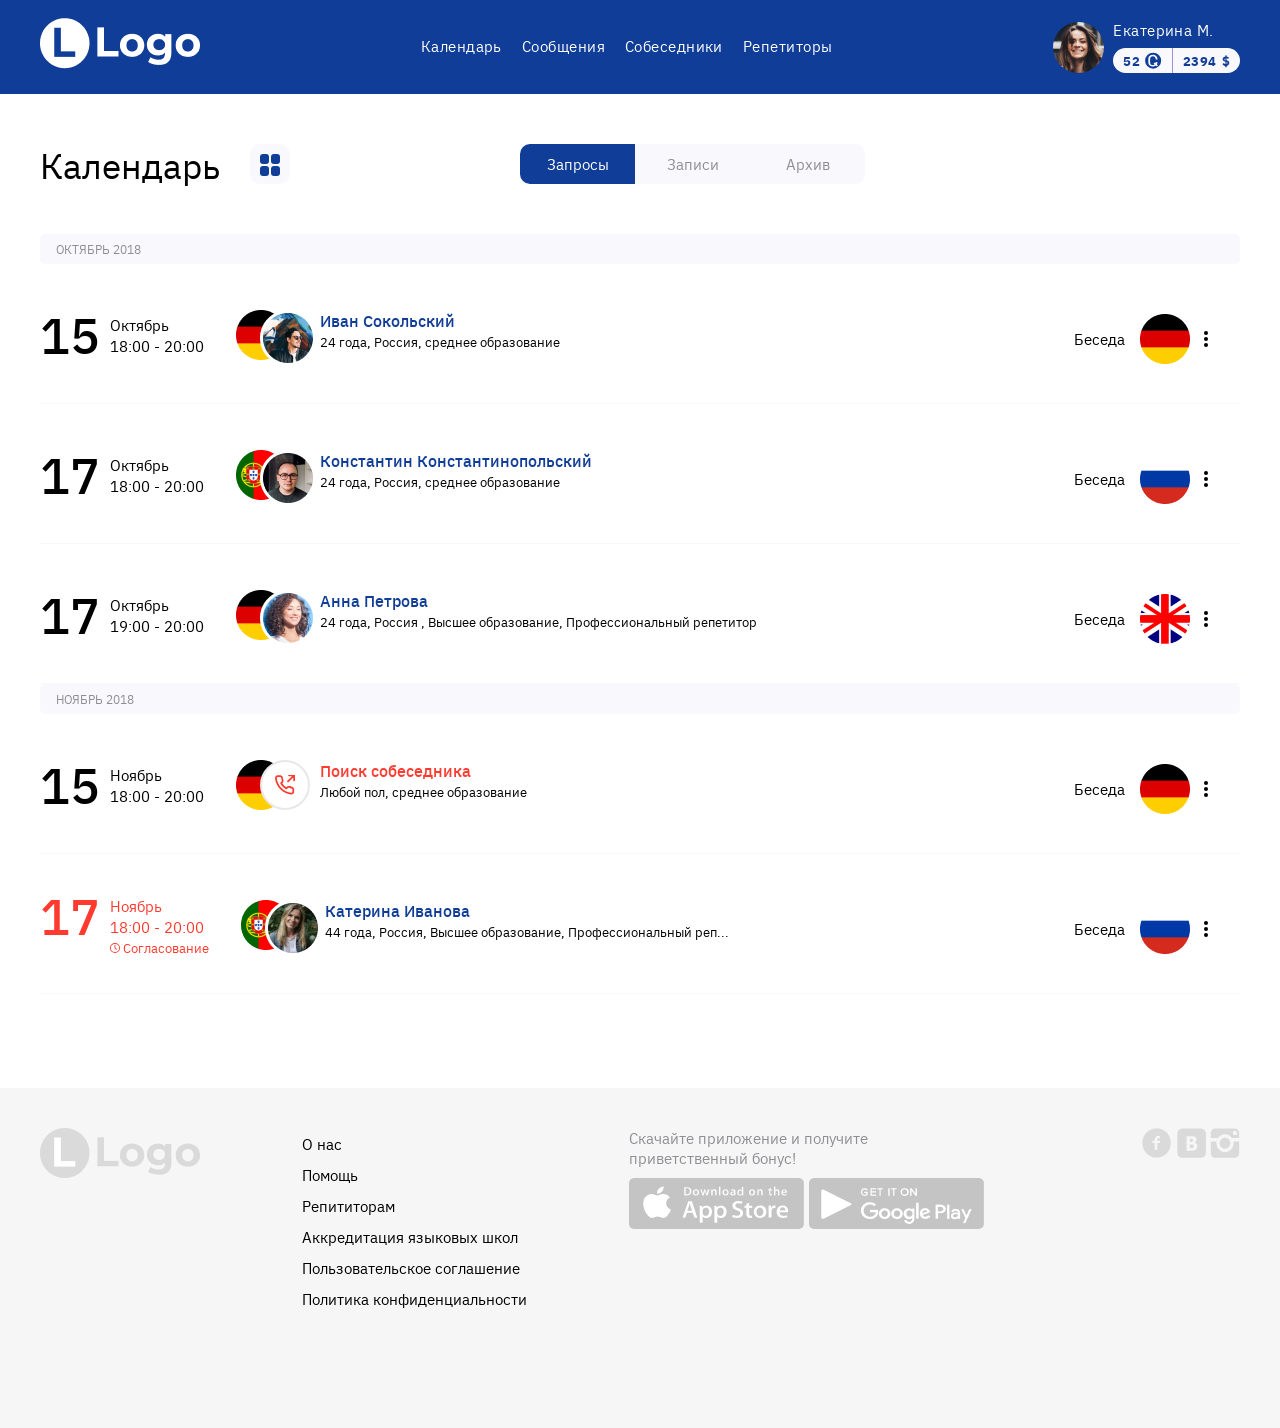
<file: docs/index.html>
<!DOCTYPE html>
<html lang="en">
  <head>
    <meta charset="UTF-8">
    <meta name="viewport" content="width=device-width, initial-scale=1.0">
    <meta name="keywords" content="">
    <meta name="description" content="">
    <meta http-equiv="X-UA-Compatible" content="ie=edge">
    <link rel="stylesheet" href="./assets/styles/app.min.css">
    <script src="assets/scripts/bundle.js" defer></script>
  </head>
  <body>
    <div class="wrapper">
      <div class="maincontent">
        <header class="header">
          <div class="container container_header">
            <div class="logo"><a class="logo__link" href=""><img src="assets/images/logo.png"></a></div>
            <div class="menu">
              <ul class="menu__list">
                                <li class="menu__item"><a class="menu__link" href="#">Календарь</a></li>
                                <li class="menu__item"><a class="menu__link" href="#">Сообщения</a></li>
                                <li class="menu__item"><a class="menu__link" href="#">Собеседники</a></li>
                                <li class="menu__item"><a class="menu__link" href="#">Репетиторы</a></li>
              </ul>
            </div>
            <div class="menu__mobile-btn">
              <div class="mobile-btn__line1"></div>
              <div class="mobile-btn__line2"> </div>
              <div class="mobile-btn__line3"> </div>
            </div>
            <div class="header__user-auth">
              <div class="header__user-pic"><img class="header__user-img" src="assets/images/head-pic.png" alt="" title=""></div>
              <div class="header__user">
                <div class="header__user-name">Екатерина М.</div>
                <ul class="header__user__list">
                  <li class="header__user__item"> <span class="header__user__num">52</span>
                    <svg class="header__user__svg">
                      <use xlink:href="assets/sprite/sprite.svg#Q"></use>
                    </svg>
                  </li>
                  <li class="header__user__item"><span class="header__user__num">2394</span>$</li>
                </ul>
              </div>
            </div>
          </div>
        </header>
        <div class="options">
          <div class="container container__options"> 
            <div class="calendar">
              <div class="calendar__srt-text">Календарь</div>
              <div class="calendar__icon">
                <div class="wrap-square"><span class="square"></span><span class="square"></span></div>
                <div class="wrap-square"><span class="square"></span><span class="square"></span></div>
              </div>
            </div>
            <div class="tabs">
              <ul class="tabs_list">
                <li class="tabs__item tabs__item-active">Запросы</li>
                <li class="tabs__item">Записи</li>
                <li class="tabs__item">Архив</li>
              </ul>
            </div>
          </div>
        </div>
        <div class="people">
          <div class="container_full">
                        <div class="date-title">Октябрь 2018</div>
                        <ul class="people__list">
                          <li class="people__item">
                            <div class="people__date">
                              <div class="people__date-num">15</div>
                              <div class="people__date-wrap">
                                <div class="people__date-month">Октябрь</div>
                                <div class="people__date-time">18:00 - 20:00</div>
                              </div>
                            </div>
                            <div class="people__data">
                              <div class="people__data_pic">
                                <div class="people__data_pic-wrap"><img class="people__data_pic-img" src="assets/images/germ.png" alt="" title=""></div>
                                <div class="people__data_pic-wrap margin-left-minus"><img class="people__data_pic-img" src="assets/images/user1.png" alt="" title=""></div>
                              </div>
                              <div class="people__data_descr">
                                <div class="people__data_name">Иван Сокольский</div>
                                <div class="people__data_shrt-text">24 года, Россия, среднее образование</div>
                              </div>
                            </div>
                            <div class="people__options">
                              <div class="people__options_status">Беседа </div>
                              <div class="people__data_pic-wrap vertical-align_margin-right"><img class="people__data_pic-img" src="assets/images/germ.png" alt="" title="">
                              </div>
                              <div class="people__options_dot">
                                <div class="dot"></div>
                                <div class="dot"></div>
                                <div class="dot"></div>
                              </div>
                            </div>
                          </li>
                          <li class="people__item">
                            <div class="people__date">
                              <div class="people__date-num">17</div>
                              <div class="people__date-wrap">
                                <div class="people__date-month">Октябрь</div>
                                <div class="people__date-time">18:00 - 20:00</div>
                              </div>
                            </div>
                            <div class="people__data">
                              <div class="people__data_pic">
                                <div class="people__data_pic-wrap"><img class="people__data_pic-img" src="assets/images/userflag.png" alt="" title=""></div>
                                <div class="people__data_pic-wrap margin-left-minus"><img class="people__data_pic-img" src="assets/images/user2.png" alt="" title=""></div>
                              </div>
                              <div class="people__data_descr">
                                <div class="people__data_name">Константин Константинопольский</div>
                                <div class="people__data_shrt-text">24 года, Россия, среднее образование</div>
                              </div>
                            </div>
                            <div class="people__options">
                              <div class="people__options_status">Беседа </div>
                              <div class="people__data_pic-wrap vertical-align_margin-right"><img class="people__data_pic-img" src="assets/images/rush.png" alt="" title="">
                              </div>
                              <div class="people__options_dot">
                                <div class="dot"></div>
                                <div class="dot"></div>
                                <div class="dot"></div>
                              </div>
                            </div>
                          </li>
                          <li class="people__item">
                            <div class="people__date">
                              <div class="people__date-num">17</div>
                              <div class="people__date-wrap">
                                <div class="people__date-month">Октябрь</div>
                                <div class="people__date-time">19:00 - 20:00</div>
                              </div>
                            </div>
                            <div class="people__data">
                              <div class="people__data_pic">
                                <div class="people__data_pic-wrap"><img class="people__data_pic-img" src="assets/images/germ.png" alt="" title=""></div>
                                <div class="people__data_pic-wrap margin-left-minus"><img class="people__data_pic-img" src="assets/images/user3.png" alt="" title=""></div>
                              </div>
                              <div class="people__data_descr">
                                <div class="people__data_name">Анна Петрова</div>
                                <div class="people__data_shrt-text">24 года, Россия <span>, Высшее образование, Профессиональный репетитор</span></div>
                              </div>
                            </div>
                            <div class="people__options">
                              <div class="people__options_status">Беседа </div>
                              <div class="people__data_pic-wrap vertical-align_margin-right"><img class="people__data_pic-img" src="assets/images/britt.png" alt="" title="">
                              </div>
                              <div class="people__options_dot">
                                <div class="dot"></div>
                                <div class="dot"></div>
                                <div class="dot"></div>
                              </div>
                            </div>
                          </li>
                        </ul>
                        <div class="date-title">Ноябрь 2018</div>
                        <ul class="people__list">
                          <li class="people__item">
                            <div class="people__date">
                              <div class="people__date-num">15</div>
                              <div class="people__date-wrap">
                                <div class="people__date-month">Ноябрь</div>
                                <div class="people__date-time">18:00 - 20:00</div>
                              </div>
                            </div>
                            <div class="people__data">
                              <div class="people__data_pic">
                                <div class="people__data_pic-wrap"><img class="people__data_pic-img" src="assets/images/germ.png" alt="" title=""></div>
                                <div class="people__data_pic-wrap margin-left-minus style-sircle"><img class="people__data_pic-img style-position" src="assets/images/tel.svg" alt="" title=""></div>
                              </div>
                              <div class="people__data_descr">
                                <div class="people__data_search">Поиск собеседника</div>
                                <div class="people__data_shrt-text">Любой пол, среднее образование</div>
                              </div>
                            </div>
                            <div class="people__options">
                              <div class="people__options_status">Беседа </div>
                              <div class="people__data_pic-wrap vertical-align_margin-right"><img class="people__data_pic-img" src="assets/images/germ.png" alt="" title="">
                              </div>
                              <div class="people__options_dot">
                                <div class="dot"></div>
                                <div class="dot"></div>
                                <div class="dot"></div>
                              </div>
                            </div>
                          </li>
                          <li class="people__item">
                            <div class="people__date style-red">
                              <div class="people__date-num">17</div>
                              <div class="people__date-wrap">
                                <div class="people__date-month">Ноябрь</div>
                                <div class="people__date-time">18:00 - 20:00</div>
                                <div class="people__date-matching">
                                  <svg class="people__date__svg">
                                    <use xlink:href="assets/sprite/sprite.svg#time"></use>
                                  </svg>Согласование
                                </div>
                              </div>
                            </div>
                            <div class="people__data">
                              <div class="people__data_pic">
                                <div class="people__data_pic-wrap"><img class="people__data_pic-img" src="assets/images/userflag.png" alt="" title=""></div>
                                <div class="people__data_pic-wrap margin-left-minus"><img class="people__data_pic-img" src="assets/images/user4.png" alt="" title=""></div>
                              </div>
                              <div class="people__data_descr">
                                <div class="people__data_name">Катерина Иванова</div>
                                <div class="people__data_shrt-text">44 года, Россия<span>, Высшее образование, Профессиональный реп... </span></div>
                              </div>
                            </div>
                            <div class="people__options">
                              <div class="people__options_status">Беседа </div>
                              <div class="people__data_pic-wrap vertical-align_margin-right"><img class="people__data_pic-img" src="assets/images/rush.png" alt="" title="">
                              </div>
                              <div class="people__options_dot">
                                <div class="dot"></div>
                                <div class="dot"></div>
                                <div class="dot"></div>
                              </div>
                            </div>
                          </li>
                        </ul>
          </div>
        </div>
        <footer class="footer">
          <div class="container">
            <div class="footer__list">
              <div class="footer__item">
                <div class="logo"><a class="logo__link" href=""><img src="assets/images/footerLogo.png"></a></div>
              </div>
              <div class="footer__item"><a class="footer__link" href="#">О нас</a><a class="footer__link" href="#">Помощь</a><a class="footer__link" href="#">Репититорам</a><a class="footer__link" href="#">Аккредитация языковых школ</a><a class="footer__link" href="#">Пользовательское соглашение</a><a class="footer__link" href="#">Политика конфиденциальности</a>
              </div>
              <div class="footer__item">
                <div class="footer__text">Скачайте приложение и получите приветственный бонус!</div>
                <div class="footer__logo-brand">
                  <div class="footer__pic"><img class="footer__pic-img" src="assets/images/app-store-badge.png"></div>
                  <div class="footer__pic"><img class="footer__pic-img" src="assets/images/google-play-badge.png"></div>
                </div>
              </div>
              <div class="footer__item">
                <div class="wrap__footer__link"><a class="footer__social__link" href="#">
                    <svg class="footer__social-svg">
                      <use xlink:href="assets/sprite/sprite.svg#fs"></use>
                    </svg></a><a class="footer__social__link" href="#">
                    <svg class="footer__social-svg">
                      <use xlink:href="assets/sprite/sprite.svg#vk"></use>
                    </svg></a><a class="footer__social__link" href="#">
                    <svg class="footer__social-svg">
                      <use xlink:href="assets/sprite/sprite.svg#in"></use>
                    </svg></a></div>
              </div>
            </div>
          </div>
        </footer>
      </div>
    </div>
  </body>
</html>
</file>
<file: docs/assets/styles/app.min.css>
*,::after,::before,legend{-webkit-box-sizing:border-box}li,ul{list-style:none}body,sub,sup{position:relative}body,h1,h2,h3,ul{margin:0}button,hr,input{overflow:visible}progress,sub,sup{vertical-align:baseline}body,h1,h2,h3,legend,ul{padding:0}.header,.section,.wrapper,body{width:100%}.dot,.header__user-img{-webkit-border-radius:50%}.footer,.header{min-width:375px}@font-face{font-family:ibm_B;src:url(../fonts/ibmplexsans-bold-webfont.woff2) format('woff2'),url(../fonts/ibmplexsans-bold-webfont.woff) format('woff');font-weight:400;font-style:normal}@font-face{font-family:ibm_L;src:url(../fonts/ibmplexsans-light-webfont.woff2) format('woff2'),url(../fonts/ibmplexsans-light-webfont.woff) format('woff');font-weight:400;font-style:normal}@font-face{font-family:ibm_M;src:url(../fonts/ibmplexsans-medium-webfont.woff2) format('woff2'),url(../fonts/ibmplexsans-medium-webfont.woff) format('woff');font-weight:400;font-style:normal}@font-face{font-family:ibm_R;src:url(../fonts/ibmplexsans-regular-webfont.woff2) format('woff2'),url(../fonts/ibmplexsans-regular-webfont.woff) format('woff');font-weight:400;font-style:normal}body{font-size:16px;font-family:Arial,Helvetica,sans-serif;line-height:1.42;color:#000;-webkit-font-smoothing:antialiased;-moz-osx-font-smoothing:grayscale}h1,h2,h3{font-weight:400}*,::after,::before{box-sizing:border-box}body,html{height:100%}hr{-webkit-box-sizing:content-box;box-sizing:content-box;height:0}code,kbd,pre,samp{font-family:monospace,monospace;font-size:1em}a{background-color:transparent;cursor:pointer;text-decoration:none}abbr[title]{border-bottom:none;-webkit-text-decoration:underline dotted;text-decoration:underline dotted}b,strong{font-weight:bolder}small{font-size:80%}sub,sup{font-size:75%;line-height:0}sub{bottom:-.25em}sup{top:-.5em}img{border-style:none}button,input,optgroup,select,textarea{font-family:inherit;font-size:100%;line-height:1.15;margin:0}.header__user-name,.menu__link{font-family:ibm_R;font-size:15px;letter-spacing:.03em}button,select{text-transform:none}[type=button],[type=reset],[type=submit],button{-webkit-appearance:button}[type=button]::-moz-focus-inner,[type=reset]::-moz-focus-inner,[type=submit]::-moz-focus-inner,button::-moz-focus-inner{border-style:none;padding:0}[type=button]:-moz-focusring,[type=reset]:-moz-focusring,[type=submit]:-moz-focusring,button:-moz-focusring{outline:ButtonText dotted 1px}fieldset{padding:.35em .75em .625em}legend{box-sizing:border-box;color:inherit;display:table;max-width:100%;white-space:normal}textarea{overflow:auto}[type=radio],[type=checkbox]{-webkit-box-sizing:border-box;box-sizing:border-box;padding:0}[type=number]::-webkit-inner-spin-button,[type=number]::-webkit-outer-spin-button{height:auto}.maincontent,.wrapper{height:100%;position:relative}[type=search]{-webkit-appearance:textfield;outline-offset:-2px}[type=search]::-webkit-search-decoration{-webkit-appearance:none}details{display:block}summary{display:list-item}[hidden],template{display:none}.container_header,.menu__list{display:-webkit-box;display:-webkit-flex;display:-ms-flexbox}.wrapper{min-height:600px}.section{height:auto;position:relative}.container{margin:0 auto;max-width:1200px}@media screen and (max-width:1200px){.container{max-width:992px;width:100%;padding:0 32px}}@media screen and (max-width:992px){.container{max-width:992px;width:100%}}@media screen and (max-width:768px){.container{max-width:768px;width:100%}}@media screen and (max-width:480px){.container{max-width:480px;width:100%;padding:0 16px}}.container_full{margin:0 auto;max-width:1200px}@media screen and (max-width:1200px){.container_full{max-width:992px;width:100%;padding:0 32px}}@media screen and (max-width:992px){.container_full{max-width:992px;width:100%}}@media screen and (max-width:768px){.container_full{max-width:768px;width:100%}}@media screen and (max-width:480px){.container_full{max-width:480px;width:100%;padding:0}}@media screen and (max-width:375px){.container,.container_full{min-width:375px}}.header{height:94px;background-color:#103d97}.container_header{height:100%;display:flex;-webkit-box-pack:justify;-webkit-justify-content:space-between;-ms-flex-pack:justify;justify-content:space-between;-webkit-box-align:center;-webkit-align-items:center;-ms-flex-align:center;align-items:center}@media screen and (max-width:900px){.menu{display:none}}.menu__list{display:flex}.header__user-auth,.header__user__list{display:-webkit-box;display:-webkit-flex;display:-ms-flexbox;-webkit-box-align:center}.menu__item{margin-left:20px}.menu__item:first-child{margin-left:0}.menu__link{color:#fff;line-height:normal;-webkit-transition:color ease .2s;-o-transition:color ease .2s;transition:color ease .2s}.menu__link:hover{color:#466aaa}.header__user-auth{display:flex;-webkit-align-items:center;-ms-flex-align:center;align-items:center;height:94px}@media screen and (max-width:900px){.header__user-auth{display:none}}.header__user-pic{width:60px}.header__user-img{display:block;max-width:100%;border-radius:50%}.header__user-name{color:#fff;line-height:17px}.header__user__list{height:25px;display:flex;-webkit-align-items:center;-ms-flex-align:center;align-items:center;margin-top:10px}.header__user__item{background-color:#f9f8fc;padding:0 10px;height:100%;display:-webkit-box;display:-webkit-flex;display:-ms-flexbox;display:flex;-webkit-box-align:center;-webkit-align-items:center;-ms-flex-align:center;align-items:center;font-family:ibm_B;font-size:13px;color:#103d97;line-height:17px;letter-spacing:.03em}.footer__link,.tabs__item{font-family:ibm_R;font-size:15px}.header__user__item:first-child{-webkit-border-top-left-radius:100px;border-top-left-radius:100px;-webkit-border-bottom-left-radius:100px;border-bottom-left-radius:100px;border-right:1px solid #9f8fcf}.header__user__item:last-child{-webkit-border-top-right-radius:100px;border-top-right-radius:100px;-webkit-border-bottom-right-radius:100px;border-bottom-right-radius:100px}.header__user__num{margin-right:5px}.header__user__svg{width:17px;height:17px;fill:#103d97}.menu__mobile-btn{display:none;width:20px;cursor:pointer}@media screen and (max-width:900px){.menu__mobile-btn{display:block}}.calendar,.container__options{display:-webkit-box;display:-webkit-flex;display:-ms-flexbox}.mobile-btn__line1,.mobile-btn__line2,.mobile-btn__line3{width:100%;height:3px;margin-top:3px;background-color:#fff;-webkit-border-radius:10px;border-radius:10px}.mobile-btn__line1{margin-top:0}.options{padding:50px 0}.container__options{display:flex}.calendar{width:40%;display:flex}@media screen and (max-width:800px){.calendar{width:50%}}.calendar__srt-text{font-family:ibm_R;font-size:35px;color:#000;line-height:40px;margin-right:30px}@media screen and (max-width:700px){.container__options{-webkit-box-orient:vertical;-webkit-box-direction:normal;-webkit-flex-direction:column;-ms-flex-direction:column;flex-direction:column;-webkit-box-align:center;-webkit-align-items:center;-ms-flex-align:center;align-items:center;-webkit-box-pack:center;-webkit-justify-content:center;-ms-flex-pack:center;justify-content:center}.calendar{width:100%;-webkit-box-pack:center;-webkit-justify-content:center;-ms-flex-pack:center;justify-content:center}.calendar__srt-text{margin-right:50px}}@media screen and (max-width:480px){.options{padding:50px 0 25px}.calendar{-webkit-box-pack:justify;-webkit-justify-content:space-between;-ms-flex-pack:justify;justify-content:space-between}.calendar__srt-text{margin-right:0;font-family:ibm_R;font-size:30px;color:#000}}.calendar__icon{width:40px;height:40px;background-color:#f9f8fc;-webkit-border-radius:10px;border-radius:10px;padding:10px}.wrap-square{display:-webkit-box;display:-webkit-flex;display:-ms-flexbox;display:flex}.wrap-square:last-child{margin-top:2px}.square{width:10px;height:10px;background-color:#103d97;-webkit-border-radius:3px;border-radius:3px}.square:first-child{margin-right:2px}.tabs{width:40%;height:40px}.tabs__item,.tabs_list{display:-webkit-box;display:-webkit-flex;display:-ms-flexbox;height:100%}@media screen and (max-width:800px){.tabs{width:50%}}.tabs_list{display:flex}@media screen and (max-width:700px){.tabs{width:100%;margin-top:15px}.tabs_list{-webkit-box-pack:center;-webkit-justify-content:center;-ms-flex-pack:center;justify-content:center}}.tabs__item{display:flex;-webkit-box-pack:center;-webkit-justify-content:center;-ms-flex-pack:center;justify-content:center;-webkit-box-align:center;-webkit-align-items:center;-ms-flex-align:center;align-items:center;width:115px;background-color:#f9f8fc;color:#8e8e93;line-height:20px;cursor:pointer;-webkit-transition:all ease .2s;-o-transition:all ease .2s;transition:all ease .2s}.tabs__item:first-child{-webkit-border-top-left-radius:10px;border-top-left-radius:10px;-webkit-border-bottom-left-radius:10px;border-bottom-left-radius:10px}.tabs__item:last-child{-webkit-border-top-right-radius:10px;border-top-right-radius:10px;-webkit-border-bottom-right-radius:10px;border-bottom-right-radius:10px}@media screen and (max-width:480px){.tabs__item{width:33%}}.tabs__item-active{background-color:#103d97;color:#fff}.footer{min-height:340px;height:auto;margin-top:94px;padding:20px 0;background-color:#f6f6f6}.footer__list{display:-webkit-box;display:-webkit-flex;display:-ms-flexbox;display:flex;-webkit-box-pack:justify;-webkit-justify-content:space-between;-ms-flex-pack:justify;justify-content:space-between}.footer__item{margin-top:20px}@media screen and (max-width:1200px){.footer__list{-webkit-flex-wrap:wrap;-ms-flex-wrap:wrap;flex-wrap:wrap}.footer__item{width:50%}}@media screen and (max-width:560px){.footer__list{display:block}.footer__item{width:100%;display:-webkit-box;display:-webkit-flex;display:-ms-flexbox;display:flex;-webkit-box-orient:vertical;-webkit-box-direction:normal;-webkit-flex-direction:column;-ms-flex-direction:column;flex-direction:column;-webkit-box-align:center;-webkit-align-items:center;-ms-flex-align:center;align-items:center}.footer__text{text-align:center}}.footer__link{display:block;line-height:31px;color:#000}.date-title,.footer__logo-brand{display:-webkit-box;display:-webkit-flex;display:-ms-flexbox}.date-title,.footer__text{font-family:ibm_R;color:#8e8e93}.footer__text{width:80%;white-space:normal;line-height:20px;font-size:15px}.footer__logo-brand{display:flex;margin-top:10px}@media screen and (max-width:826px){.footer__logo-brand{display:block}}.footer__pic:first-child{margin-right:5px}.footer__social-svg{width:30px;height:30px;fill:#dadada}.date-title{background-color:#f9f8fc;padding:0 16px;height:30px;-webkit-border-radius:5px;border-radius:5px;line-height:22px;text-transform:uppercase;font-size:12px;display:flex;-webkit-box-align:center;-webkit-align-items:center;-ms-flex-align:center;align-items:center}.people__date,.people__item{display:-webkit-box;display:-webkit-flex;display:-ms-flexbox}.people__item{min-height:130px;height:auto;display:flex;-webkit-box-align:center;-webkit-align-items:center;-ms-flex-align:center;align-items:center;border-bottom:1px solid #f9f8fc;padding:0 32px 0 0;margin-top:10px}.people__date{display:flex}@media screen and (max-width:800px){.people__item{-webkit-flex-wrap:wrap;-ms-flex-wrap:wrap;flex-wrap:wrap}.people__date{width:50%;-webkit-box-ordinal-group:2;-webkit-order:1;-ms-flex-order:1;order:1}}.people__date-num{line-height:25px;font-family:ibm_M;font-size:50px;color:#000}.people__date-month,.people__date-time{font-size:15px;color:#000;font-family:ibm_R}.people__date-wrap{margin-left:10px}.people__date-month{line-height:10px}.people__date-time{line-height:22px;margin-top:5px}@media screen and (max-width:480px){.people__item{padding:0 16px}.people__date-time{font-family:ibm_R;font-size:14px;color:#000}}.people__date-matching{font-family:ibm_R;font-size:13px;color:#ff3b30}.people__date__svg{width:10px;height:10px;fill:#ff3b30;margin-right:3px}.people__options_status,.vertical-align_margin-right{vertical-align:middle;margin-right:10px}@media screen and (max-width:480px){.people__date-matching{font-family:ibm_R;font-size:12px;color:#ff3b30}.people__date__svg{width:9px;height:9px}}.people__data{display:-webkit-box;display:-webkit-flex;display:-ms-flexbox;display:flex;margin-left:32px}@media screen and (max-width:800px){.people__data{width:100%;-webkit-box-ordinal-group:4;-webkit-order:3;-ms-flex-order:3;order:3;margin-left:0}}.people__data_pic-wrap{display:inline-block;width:50px;height:50px}.people__data_pic-img{display:block}.margin-left-minus{margin-left:-30px}.people__data_descr{margin-left:10px}.people__data_name{line-height:20px;font-family:ibm_M;font-size:16px;color:#103d97}@media screen and (max-width:480px){.people__data_descr{margin-left:5px}.people__data_name{font-family:ibm_M;font-size:14px;color:#103d97}}.people__data_search{line-height:20px;font-family:ibm_M;font-size:16px;color:#ff3b30}@media screen and (max-width:480px){.people__data_search{font-family:ibm_M;font-size:14px;color:#ff3b30}}.people__data_shrt-text{line-height:12px;font-family:ibm_R;font-size:13px;color:#000;margin-top:5px}@media screen and (max-width:992px){.people__data_shrt-text span{display:none}}.people__options{margin-left:auto}@media screen and (max-width:800px){.people__options{width:50%;-webkit-box-ordinal-group:3;-webkit-order:2;-ms-flex-order:2;order:2;margin-left:0;text-align:right}}.people__options_status{line-height:22px;font-family:ibm_R;font-size:15px;color:#000;display:inline-block}.people__options_dot{display:inline-block;vertical-align:middle;cursor:pointer}.dot{width:4px;height:4px;border-radius:50%;background-color:#000;margin-top:2px}.dot:first-child{margin-top:0}.style-sircle{-webkit-border-radius:50%;border-radius:50%;border:2px solid #e8e8e9;position:relative;background-color:#fff}.style-position{position:absolute;top:50%;left:50%;-webkit-transform:translate(-50%,-50%);-ms-transform:translate(-50%,-50%);transform:translate(-50%,-50%)}.style-red .people__date-month,.style-red .people__date-num,.style-red .people__date-time{color:#ff3b30}
/*# sourceMappingURL=[data-uri] */
</file>
